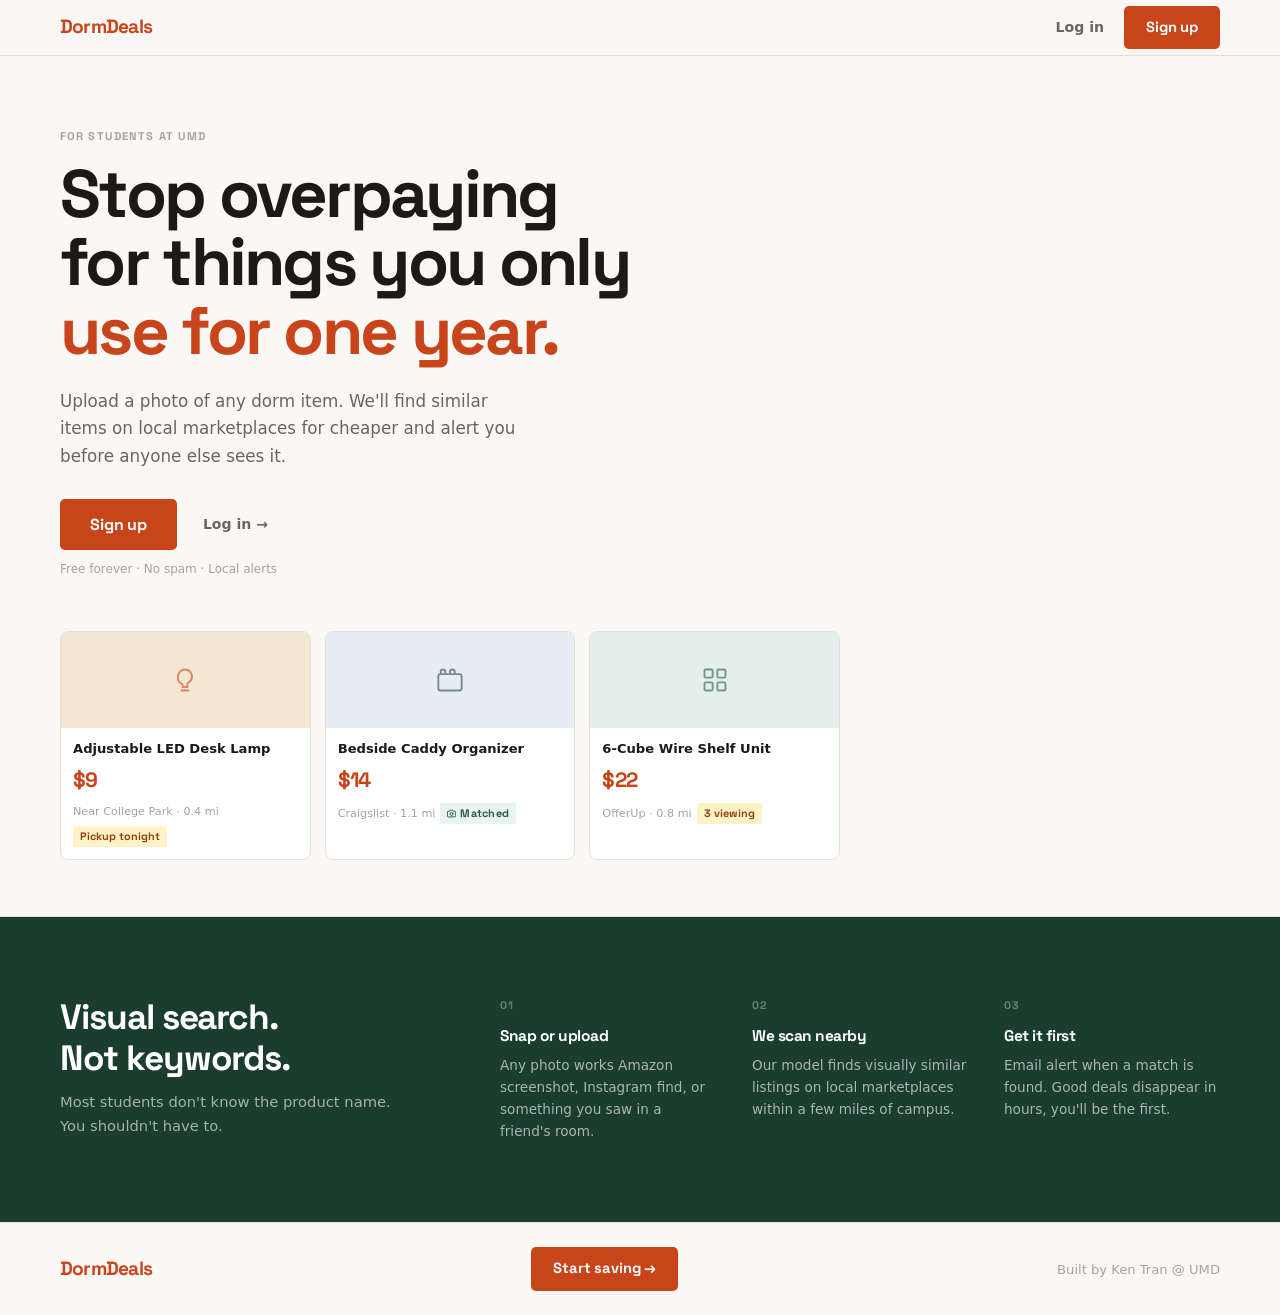
<file: frontend/index.html>
<!DOCTYPE html>
<html lang="en">
<head>
    <meta charset="UTF-8">
    <meta name="viewport" content="width=device-width, initial-scale=1.0">
    <title>DormDeals — Find Dorm Essentials for Less</title>
    <link rel="preconnect" href="https://fonts.googleapis.com">
    <link rel="preconnect" href="https://fonts.gstatic.com" crossorigin>
    <link href="https://fonts.googleapis.com/css2?family=Space+Grotesk:wght@500;700;800&display=swap" rel="stylesheet">
    <link rel="stylesheet" href="css/styles.css">
</head>
<body>

<nav class="landing-nav">
    <a href="index.html" class="logo">DormDeals</a>
    <div class="landing-nav-links">
        <a href="login.html" class="nav-link">Log in</a>
        <a href="register.html" class="btn btn-primary">Sign up</a>
    </div>
</nav>

<div style="background: var(--surface); border-bottom: 1px solid var(--border);">
    <section class="hero">
        <span class="hero-eyebrow label">For students at UMD</span>
        <h1 class="hero-headline">Stop overpaying<br>for things you only<br><em>use for one year.</em></h1>
        <p class="hero-sub">Upload a photo of any dorm item. We'll find similar items on local marketplaces for cheaper and alert you before anyone else sees it.</p>
        <div class="hero-actions">
            <a href="register.html" class="btn btn-primary btn-lg">Sign up</a>
            <a href="login.html" class="nav-link">Log in →</a>
        </div>
        <p class="hero-microcopy">Free forever · No spam · Local alerts</p>

        <!-- Deal preview cards — real-looking results, not a UI mockup -->
        <div class="hero-deal-row">
            <div class="deal-preview-card">
                <div class="deal-preview-thumb" style="background:#f5e6d3;">
                    <svg width="28" height="28" viewBox="0 0 24 24" fill="none" stroke="#c8441a" stroke-width="1.6" stroke-linecap="round" stroke-linejoin="round" opacity="0.6">
                        <path d="M9 21h6M12 3a6 6 0 0 1 6 6c0 2.1-1.1 4-2.77 5.06A2 2 0 0 0 14 15.9V18h-4v-2.09a2 2 0 0 0-1.23-.84A6 6 0 0 1 6 9a6 6 0 0 1 6-6z"/>
                    </svg>
                </div>
                <div class="deal-preview-body">
                    <div class="deal-preview-name">Adjustable LED Desk Lamp</div>
                    <div class="deal-preview-price">$9</div>
                    <div class="deal-preview-meta">
                        <span class="deal-preview-loc">Near College Park · 0.4 mi</span>
                        <span class="urgency-badge">Pickup tonight</span>
                    </div>
                </div>
            </div>

            <div class="deal-preview-card">
                <div class="deal-preview-thumb" style="background:#e6edf5;">
                    <svg width="28" height="28" viewBox="0 0 24 24" fill="none" stroke="#1b3d2f" stroke-width="1.6" stroke-linecap="round" stroke-linejoin="round" opacity="0.55">
                        <rect x="2" y="7" width="20" height="14" rx="2"/>
                        <path d="M16 7V5a2 2 0 0 0-4 0v2M8 7V5a2 2 0 0 0-4 0v2"/>
                    </svg>
                </div>
                <div class="deal-preview-body">
                    <div class="deal-preview-name">Bedside Caddy Organizer</div>
                    <div class="deal-preview-price">$14</div>
                    <div class="deal-preview-meta">
                        <span class="deal-preview-loc">Craigslist · 1.1 mi</span>
                        <span class="matched-pill">
                            <svg width="9" height="9" viewBox="0 0 24 24" fill="none" stroke="currentColor" stroke-width="2.5" stroke-linecap="round" stroke-linejoin="round"><path d="M23 19a2 2 0 0 1-2 2H3a2 2 0 0 1-2-2V8a2 2 0 0 1 2-2h4l2-3h6l2 3h4a2 2 0 0 1 2 2z"/><circle cx="12" cy="13" r="4"/></svg>
                            Matched
                        </span>
                    </div>
                </div>
            </div>

            <div class="deal-preview-card">
                <div class="deal-preview-thumb" style="background:#e5f0ec;">
                    <svg width="28" height="28" viewBox="0 0 24 24" fill="none" stroke="#2a5c44" stroke-width="1.6" stroke-linecap="round" stroke-linejoin="round" opacity="0.6">
                        <rect x="3" y="3" width="7" height="7" rx="1"/>
                        <rect x="14" y="3" width="7" height="7" rx="1"/>
                        <rect x="3" y="14" width="7" height="7" rx="1"/>
                        <rect x="14" y="14" width="7" height="7" rx="1"/>
                    </svg>
                </div>
                <div class="deal-preview-body">
                    <div class="deal-preview-name">6-Cube Wire Shelf Unit</div>
                    <div class="deal-preview-price">$22</div>
                    <div class="deal-preview-meta">
                        <span class="deal-preview-loc">OfferUp · 0.8 mi</span>
                        <span class="urgency-badge">3 viewing</span>
                    </div>
                </div>
            </div>
        </div>
    </section>
</div>

<section class="why-section">
    <div class="why-inner">
        <div>
            <h2 class="why-headline">Visual search.<br>Not keywords.</h2>
            <p class="why-sub">Most students don't know the product name. You shouldn't have to.</p>
        </div>
        <div class="why-features">
            <div class="why-feature">
                <div class="why-feature-num label">01</div>
                <h3>Snap or upload</h3>
                <p>Any photo works Amazon screenshot, Instagram find, or something you saw in a friend's room.</p>
            </div>
            <div class="why-feature">
                <div class="why-feature-num label">02</div>
                <h3>We scan nearby</h3>
                <p>Our model finds visually similar listings on local marketplaces within a few miles of campus.</p>
            </div>
            <div class="why-feature">
                <div class="why-feature-num label">03</div>
                <h3>Get it first</h3>
                <p>Email alert when a match is found. Good deals disappear in hours, you'll be the first.</p>
            </div>
        </div>
    </div>
</section>

<footer class="landing-footer">
    <a href="index.html" class="logo">DormDeals</a>
    <a href="register.html" class="btn btn-primary">Start saving →</a>
    <p>Built by Ken Tran @ UMD</p>
</footer>

</body>
</html>
</file>
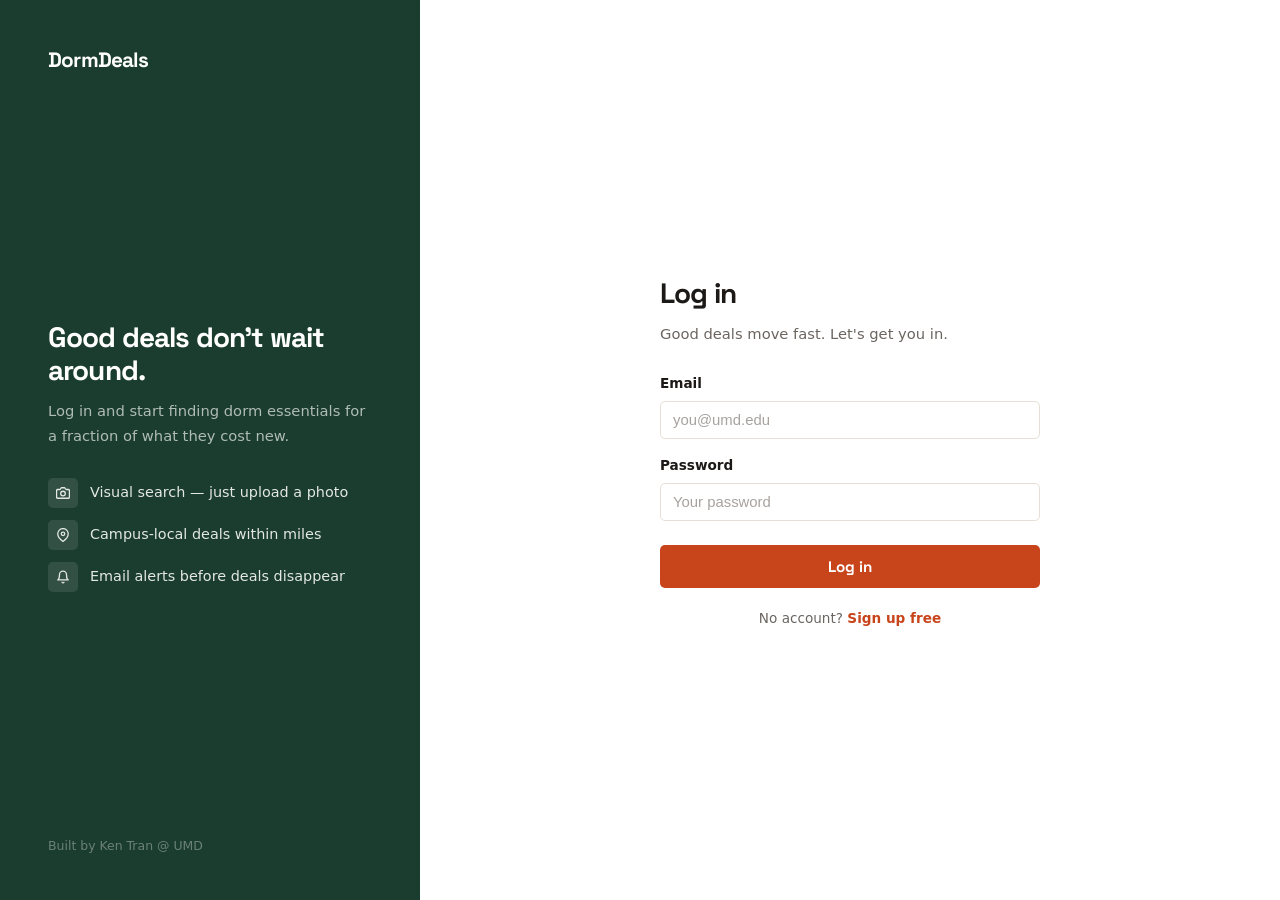
<file: frontend/login.html>
<!DOCTYPE html>
<html lang="en">
<head>
    <meta charset="UTF-8">
    <meta name="viewport" content="width=device-width, initial-scale=1.0">
    <title>Log In — DormDeals</title>
    <link rel="preconnect" href="https://fonts.googleapis.com">
    <link rel="preconnect" href="https://fonts.gstatic.com" crossorigin>
    <link href="https://fonts.googleapis.com/css2?family=Space+Grotesk:wght@500;700;800&display=swap" rel="stylesheet">
    <link rel="stylesheet" href="css/styles.css">
</head>
<body class="auth-page">

    <div class="auth-left">
        <a href="index.html" class="auth-left-logo">DormDeals</a>
        <div class="auth-left-content">
            <h2>Good deals don't wait around.</h2>
            <p>Log in and start finding dorm essentials for a fraction of what they cost new.</p>
            <div class="auth-perks">
                <div class="auth-perk">
                    <div class="auth-perk-icon icon-box">
                        <svg width="14" height="14" viewBox="0 0 24 24" fill="none" stroke="currentColor" stroke-width="2.2" stroke-linecap="round" stroke-linejoin="round">
                            <path d="M23 19a2 2 0 0 1-2 2H3a2 2 0 0 1-2-2V8a2 2 0 0 1 2-2h4l2-3h6l2 3h4a2 2 0 0 1 2 2z"/>
                            <circle cx="12" cy="13" r="4"/>
                        </svg>
                    </div>
                    Visual search — just upload a photo
                </div>
                <div class="auth-perk">
                    <div class="auth-perk-icon icon-box">
                        <svg width="14" height="14" viewBox="0 0 24 24" fill="none" stroke="currentColor" stroke-width="2.2" stroke-linecap="round" stroke-linejoin="round">
                            <path d="M21 10c0 7-9 13-9 13s-9-6-9-13a9 9 0 0 1 18 0z"/>
                            <circle cx="12" cy="10" r="3"/>
                        </svg>
                    </div>
                    Campus-local deals within miles
                </div>
                <div class="auth-perk">
                    <div class="auth-perk-icon icon-box">
                        <svg width="14" height="14" viewBox="0 0 24 24" fill="none" stroke="currentColor" stroke-width="2.2" stroke-linecap="round" stroke-linejoin="round">
                            <path d="M18 8A6 6 0 0 0 6 8c0 7-3 9-3 9h18s-3-2-3-9"/>
                            <path d="M13.73 21a2 2 0 0 1-3.46 0"/>
                        </svg>
                    </div>
                    Email alerts before deals disappear
                </div>
            </div>
        </div>
        <div class="auth-left-footer">Built by Ken Tran @ UMD</div>
    </div>

    <div class="auth-right">
        <div class="auth-form-box">
            <h1>Log in</h1>
            <p class="auth-sub">Good deals move fast. Let's get you in.</p>

            <div id="error-message" class="alert alert-error"></div>
            <div id="success-message" class="alert alert-success"></div>

            <form id="register-form">
                <div class="form-group">
                    <label for="email">Email</label>
                    <input type="email" id="email" name="email" placeholder="you@umd.edu" required>
                </div>
                <div class="form-group">
                    <label for="password">Password</label>
                    <input type="password" id="password" name="password" placeholder="Your password" required>
                </div>
                <button type="submit" class="btn btn-primary form-submit">Log in</button>
            </form>

            <div id="loading" class="loading">
                <div class="spinner"></div>
                <p style="font-size:0.88rem;color:var(--ink-2);">Logging in...</p>
            </div>

            <div class="form-footer">
                No account? <a href="register.html">Sign up free</a>
            </div>
        </div>
    </div>

    <script src="js/config.js"></script>
<script src="js/login.js"></script>
</body>
</html>
</file>
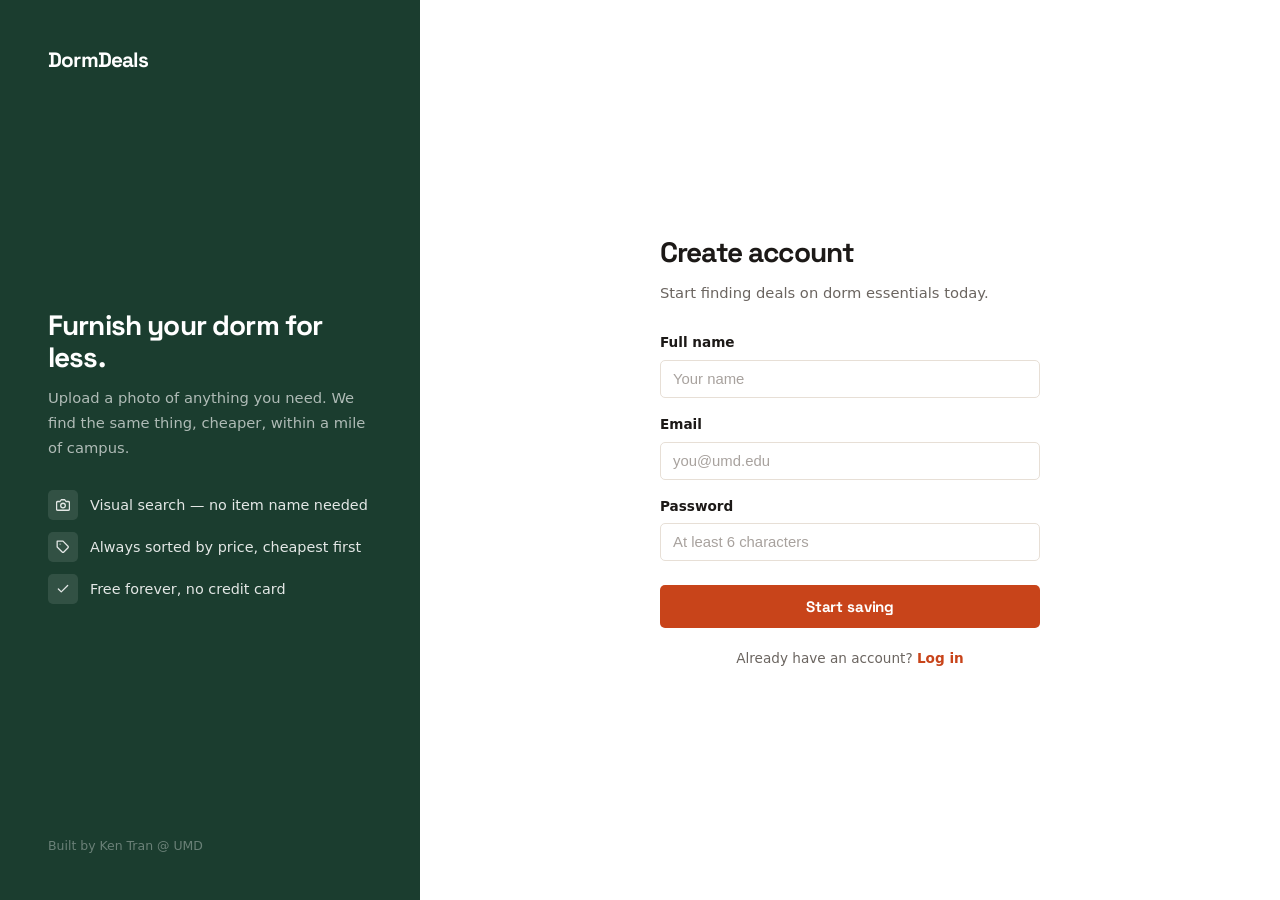
<file: frontend/register.html>
<!DOCTYPE html>
<html lang="en">
<head>
    <meta charset="UTF-8">
    <meta name="viewport" content="width=device-width, initial-scale=1.0">
    <title>Sign Up — DormDeals</title>
    <link rel="preconnect" href="https://fonts.googleapis.com">
    <link rel="preconnect" href="https://fonts.gstatic.com" crossorigin>
    <link href="https://fonts.googleapis.com/css2?family=Space+Grotesk:wght@500;700;800&display=swap" rel="stylesheet">
    <link rel="stylesheet" href="css/styles.css">
</head>
<body class="auth-page">

    <div class="auth-left">
        <a href="index.html" class="auth-left-logo">DormDeals</a>
        <div class="auth-left-content">
            <h2>Furnish your dorm for less.</h2>
            <p>Upload a photo of anything you need. We find the same thing, cheaper, within a mile of campus.</p>
            <div class="auth-perks">
                <div class="auth-perk">
                    <div class="auth-perk-icon icon-box">
                        <svg width="14" height="14" viewBox="0 0 24 24" fill="none" stroke="currentColor" stroke-width="2.2" stroke-linecap="round" stroke-linejoin="round">
                            <path d="M23 19a2 2 0 0 1-2 2H3a2 2 0 0 1-2-2V8a2 2 0 0 1 2-2h4l2-3h6l2 3h4a2 2 0 0 1 2 2z"/>
                            <circle cx="12" cy="13" r="4"/>
                        </svg>
                    </div>
                    Visual search — no item name needed
                </div>
                <div class="auth-perk">
                    <div class="auth-perk-icon icon-box">
                        <svg width="14" height="14" viewBox="0 0 24 24" fill="none" stroke="currentColor" stroke-width="2.2" stroke-linecap="round" stroke-linejoin="round">
                            <path d="M20.59 13.41l-7.17 7.17a2 2 0 0 1-2.83 0L2 12V2h10l8.59 8.59a2 2 0 0 1 0 2.82z"/>
                            <line x1="7" y1="7" x2="7.01" y2="7"/>
                        </svg>
                    </div>
                    Always sorted by price, cheapest first
                </div>
                <div class="auth-perk">
                    <div class="auth-perk-icon icon-box">
                        <svg width="14" height="14" viewBox="0 0 24 24" fill="none" stroke="currentColor" stroke-width="2.2" stroke-linecap="round" stroke-linejoin="round">
                            <polyline points="20 6 9 17 4 12"/>
                        </svg>
                    </div>
                    Free forever, no credit card
                </div>
            </div>
        </div>
        <div class="auth-left-footer">Built by Ken Tran @ UMD</div>
    </div>

    <div class="auth-right">
        <div class="auth-form-box">
            <h1>Create account</h1>
            <p class="auth-sub">Start finding deals on dorm essentials today.</p>

            <div id="error-message" class="alert alert-error"></div>
            <div id="success-message" class="alert alert-success"></div>

            <form id="register-form">
                <div class="form-group">
                    <label for="name">Full name</label>
                    <input type="text" id="name" name="name" placeholder="Your name" required>
                </div>
                <div class="form-group">
                    <label for="email">Email</label>
                    <input type="email" id="email" name="email" placeholder="you@umd.edu" required>
                </div>
                <div class="form-group">
                    <label for="password">Password</label>
                    <input type="password" id="password" name="password" placeholder="At least 6 characters" minlength="6" required>
                </div>
                <button type="submit" class="btn btn-primary form-submit">Start saving</button>
            </form>

            <div id="loading" class="loading">
                <div class="spinner"></div>
                <p style="font-size:0.88rem;color:var(--ink-2);">Creating your account...</p>
            </div>

            <div class="form-footer">
                Already have an account? <a href="login.html">Log in</a>
            </div>
        </div>
    </div>

    <script src="js/config.js"></script>
<script src="js/register.js"></script>
</body>
</html>
</file>
<file: frontend/css/styles.css>
@import url('https://fonts.googleapis.com/css2?family=Space+Grotesk:wght@500;700;800&display=swap');

* { margin: 0; padding: 0; box-sizing: border-box; }

:root {
    --orange:       #c8441a;
    --orange-dark:  #a33614;
    --orange-light: #faede8;
    --green:        #1b3d2f;
    --green-mid:    #2a5c44;
    --green-light:  #e8f4ee;
    --surface:      #faf8f5;
    --surface-2:    #f2ede7;
    --ink:          #1c1917;
    --ink-2:        #6b6560;
    --ink-3:        #a8a29e;
    --border:       #e7dfd6;
    --white:        #ffffff;
    --sidebar-width: 240px;
    --r-xs: 2px;
    --r-sm: 5px;
    --r-md: 8px;
    --r-lg: 12px;
}

body {
    font-family: system-ui, -apple-system, 'Segoe UI', sans-serif;
    line-height: 1.6;
    color: var(--ink);
    background: var(--surface);
    min-height: 100vh;
}

h1, h2, h3, h4 {
    font-family: 'Space Grotesk', system-ui, sans-serif;
    letter-spacing: -0.03em;
}

a { text-decoration: none; }

/* ===== SHARED UTILITIES ===== */

.card {
    background: var(--white);
    border: 1px solid var(--border);
    border-radius: var(--r-md);
    overflow: hidden;
}

.card-lift { transition: box-shadow 0.2s, transform 0.2s; }
.card-lift:hover {
    box-shadow: 0 10px 28px rgba(200,68,26,0.1), 0 2px 8px rgba(0,0,0,0.05);
    transform: translateY(-4px);
}

.label {
    font-size: 0.7rem;
    font-weight: 700;
    text-transform: uppercase;
    letter-spacing: 0.1em;
    font-family: 'Space Grotesk', system-ui, sans-serif;
}

.icon-box {
    display: flex;
    align-items: center;
    justify-content: center;
    border-radius: var(--r-sm);
    flex-shrink: 0;
}

.alert { padding: 12px 16px; border-radius: var(--r-sm); margin-bottom: 18px; font-size: 0.9rem; border: 1px solid; display: none; }
.alert-error   { background: #fef2f2; color: #dc2626; border-color: #fecaca; }
.alert-success { background: #f0fdf4; color: #16a34a; border-color: #bbf7d0; }

/* Signature component */
.matched-pill {
    display: inline-flex;
    align-items: center;
    gap: 4px;
    background: var(--green-light);
    color: var(--green-mid);
    padding: 2px 7px;
    border-radius: var(--r-xs);
    font-size: 0.68rem;
    font-weight: 700;
    letter-spacing: 0.02em;
    font-family: 'Space Grotesk', system-ui, sans-serif;
}

.urgency-badge {
    display: inline-block;
    background: #fef3c7;
    color: #92400e;
    padding: 2px 7px;
    border-radius: var(--r-xs);
    font-size: 0.68rem;
    font-weight: 700;
    font-family: 'Space Grotesk', system-ui, sans-serif;
}

.icon-wrap {
    width: 40px; height: 40px;
    background: var(--orange-light);
    border-radius: var(--r-sm);
    display: flex; align-items: center; justify-content: center;
    color: var(--orange);
    margin-bottom: 14px;
}

/* Skeleton loading */
.skeleton-card { border-radius: var(--r-md); overflow: hidden; background: white; border: 1px solid var(--border); }
.sk-img   { height: 150px; background: #f0ebe5; }
.sk-body  { padding: 12px; display: flex; flex-direction: column; gap: 8px; }
.sk-line  { height: 0.8rem; background: #f0ebe5; border-radius: 3px; }
.sk-pulse {
    background: linear-gradient(90deg, #f0ebe5 25%, #e6dfd8 50%, #f0ebe5 75%);
    background-size: 200% 100%;
    animation: shimmer 1.4s infinite;
}
@keyframes shimmer { to { background-position: -200% 0; } }

/* ===== BUTTONS ===== */
.btn {
    display: inline-block;
    padding: 10px 22px;
    font-size: 0.92rem;
    font-weight: 700;
    border-radius: var(--r-sm);
    border: none;
    cursor: pointer;
    transition: background 0.15s, transform 0.15s, box-shadow 0.15s;
    text-align: center;
    font-family: 'Space Grotesk', system-ui, sans-serif;
    letter-spacing: -0.01em;
}
.btn-lg { padding: 13px 30px; font-size: 1rem; }

.btn-primary { background: var(--orange); color: white; }
.btn-primary:hover { background: var(--orange-dark); transform: translateY(-1px); }

.btn-secondary { background: var(--white); color: var(--ink); border: 1.5px solid var(--border); }
.btn-secondary:hover { border-color: var(--ink-3); }

.btn-ghost { background: transparent; color: var(--ink-2); border: 1.5px solid var(--border); }
.btn-ghost:hover { background: var(--surface-2); color: var(--ink); }

.btn-green { background: var(--green); color: white; }
.btn-green:hover { background: var(--green-mid); transform: translateY(-1px); }

.btn-outline-white { background: transparent; color: white; border: 1.5px solid rgba(255,255,255,0.45); }
.btn-outline-white:hover { border-color: rgba(255,255,255,0.8); }

/* ===== LANDING PAGE ===== */

.landing-nav {
    display: flex; align-items: center; justify-content: space-between;
    padding: 0 60px; height: 56px;
    background: var(--surface);
    border-bottom: 1px solid var(--border);
    position: sticky; top: 0; z-index: 100;
}
.landing-nav-links { display: flex; align-items: center; gap: 8px; }

.logo {
    font-size: 1.2rem; font-weight: 800;
    font-family: 'Space Grotesk', system-ui, sans-serif;
    letter-spacing: -0.04em;
    color: var(--orange);
}

.nav-link { color: var(--ink-2); font-weight: 600; padding: 6px 12px; border-radius: var(--r-sm); font-size: 0.88rem; transition: color 0.15s, background 0.15s; }
.nav-link:hover { color: var(--ink); background: var(--surface-2); }

/* Hero — large editorial headline, cards below */
.hero {
    padding: 72px 60px 56px;
    max-width: 1280px;
    margin: 0 auto;
}

.hero-eyebrow { color: var(--ink-3); margin-bottom: 14px; display: block; }

.hero-headline {
    font-size: 4.2rem;
    font-weight: 800;
    line-height: 1.02;
    letter-spacing: -0.04em;
    max-width: 680px;
    margin-bottom: 22px;
    color: var(--ink);
}

.hero-headline em {
    font-style: normal;
    color: var(--orange);
}

.hero-sub {
    font-size: 1.05rem;
    color: var(--ink-2);
    max-width: 460px;
    margin-bottom: 28px;
    line-height: 1.65;
}

.hero-actions { display: flex; align-items: center; gap: 14px; flex-wrap: wrap; margin-bottom: 10px; }
.hero-microcopy { font-size: 0.75rem; color: var(--ink-3); }

/* Deal preview cards — sit below hero text in a row */
.hero-deal-row {
    display: grid;
    grid-template-columns: repeat(3, 1fr);
    gap: 14px;
    margin-top: 52px;
    max-width: 780px;
}

.deal-preview-card {
    background: var(--white);
    border: 1px solid var(--border);
    border-radius: var(--r-md);
    overflow: hidden;
}

.deal-preview-thumb {
    height: 96px;
    display: flex; align-items: center; justify-content: center;
}

.deal-preview-body { padding: 12px; }

.deal-preview-name {
    font-size: 0.82rem;
    font-weight: 600;
    color: var(--ink);
    margin-bottom: 6px;
    line-height: 1.3;
}

.deal-preview-price {
    font-size: 1.3rem;
    font-weight: 800;
    color: var(--orange);
    font-family: 'Space Grotesk', system-ui, sans-serif;
    letter-spacing: -0.03em;
    margin-bottom: 6px;
}

.deal-preview-meta {
    display: flex; align-items: center; gap: 5px; flex-wrap: wrap;
}

.deal-preview-loc { font-size: 0.7rem; color: var(--ink-3); }

/* Dark "why" section — no template-style "how it works" grid */
.why-section {
    background: var(--green);
    color: white;
    padding: 80px 60px;
}

.why-inner {
    max-width: 1280px;
    margin: 0 auto;
    display: grid;
    grid-template-columns: 1fr 2fr;
    gap: 80px;
    align-items: start;
}

.why-headline {
    font-size: 2.2rem;
    font-weight: 800;
    line-height: 1.15;
    letter-spacing: -0.03em;
}

.why-sub {
    margin-top: 12px;
    font-size: 0.92rem;
    opacity: 0.6;
    line-height: 1.6;
}

.why-features { display: grid; grid-template-columns: repeat(3, 1fr); gap: 36px; }

.why-feature-num {
    font-size: 0.68rem;
    font-weight: 800;
    font-family: 'Space Grotesk', system-ui, sans-serif;
    letter-spacing: 0.1em;
    opacity: 0.35;
    margin-bottom: 10px;
}

.why-feature h3 { font-size: 0.97rem; font-weight: 700; margin-bottom: 6px; }
.why-feature p  { font-size: 0.85rem; opacity: 0.62; line-height: 1.6; }

/* Footer */
.landing-footer {
    background: var(--surface);
    border-top: 1px solid var(--border);
    padding: 24px 60px;
    display: flex; align-items: center; justify-content: space-between;
}
.landing-footer p { color: var(--ink-3); font-size: 0.82rem; }

/* ===== AUTH PAGES ===== */
.auth-page { display: flex; min-height: 100vh; }

.auth-left {
    width: 420px; flex-shrink: 0;
    background: var(--green);
    display: flex; flex-direction: column; justify-content: space-between;
    padding: 44px 48px; color: white;
}
.auth-left-logo    { font-size: 1.3rem; font-weight: 800; color: white; font-family: 'Space Grotesk', system-ui, sans-serif; letter-spacing: -0.04em; }
.auth-left-content { flex: 1; display: flex; flex-direction: column; justify-content: center; padding: 48px 0; }
.auth-left-content h2 { font-size: 1.75rem; font-weight: 800; line-height: 1.15; margin-bottom: 12px; letter-spacing: -0.03em; }
.auth-left-content p  { font-size: 0.92rem; opacity: 0.65; line-height: 1.7; margin-bottom: 30px; }
.auth-left-footer  { color: rgba(255,255,255,0.35); font-size: 0.78rem; }

.auth-perks     { display: flex; flex-direction: column; gap: 12px; }
.auth-perk      { display: flex; align-items: center; gap: 12px; font-size: 0.9rem; opacity: 0.88; font-weight: 500; }
.auth-perk-icon { width: 30px; height: 30px; background: rgba(255,255,255,0.12); color: white; border-radius: var(--r-sm); }

.auth-right    { flex: 1; display: flex; align-items: center; justify-content: center; padding: 60px 80px; background: var(--white); }
.auth-form-box { width: 100%; max-width: 380px; }
.auth-form-box h1   { font-size: 1.75rem; font-weight: 800; margin-bottom: 6px; }
.auth-form-box .auth-sub { color: var(--ink-2); margin-bottom: 28px; font-size: 0.92rem; }

.form-group       { margin-bottom: 16px; }
.form-group label { display: block; margin-bottom: 6px; font-weight: 600; font-size: 0.85rem; color: var(--ink); }
.form-group input {
    width: 100%; padding: 10px 12px;
    border: 1.5px solid var(--border); border-radius: var(--r-sm);
    font-size: 0.93rem; color: var(--ink); background: var(--white);
    transition: border-color 0.15s, box-shadow 0.15s;
}
.form-group input:focus      { outline: none; border-color: var(--orange); box-shadow: 0 0 0 3px rgba(200,68,26,0.1); }
.form-group input::placeholder { color: var(--ink-3); }
.form-submit { width: 100%; margin-top: 8px; padding: 12px; font-size: 0.95rem; }

.form-footer   { text-align: center; margin-top: 20px; color: var(--ink-2); font-size: 0.85rem; }
.form-footer a { color: var(--orange); font-weight: 700; }
.form-footer a:hover { text-decoration: underline; }

.loading { display: none; text-align: center; padding: 20px; }
.spinner { border: 2px solid var(--border); border-top-color: var(--orange); border-radius: 50%; width: 32px; height: 32px; animation: spin 0.75s linear infinite; margin: 0 auto 12px; }
@keyframes spin { to { transform: rotate(360deg); } }

/* ===== DASHBOARD ===== */
.app-shell { display: flex; min-height: 100vh; background: var(--surface); }

.sidebar {
    width: var(--sidebar-width); background: var(--white);
    border-right: 1px solid var(--border);
    display: flex; flex-direction: column;
    position: fixed; top: 0; left: 0; height: 100vh; z-index: 50;
}
.sidebar-logo   { padding: 18px 20px 16px; border-bottom: 1px solid var(--border); }
.sidebar-nav    { flex: 1; padding: 12px 10px; display: flex; flex-direction: column; gap: 2px; }
.sidebar-footer { padding: 12px 10px; border-top: 1px solid var(--border); }

.sidebar-item {
    display: flex; align-items: center; gap: 10px;
    padding: 9px 12px; border-radius: var(--r-sm);
    color: var(--ink-2); font-size: 0.88rem; font-weight: 500;
    cursor: pointer; transition: background 0.12s, color 0.12s;
}
.sidebar-item:hover  { background: var(--surface); color: var(--ink); }
.sidebar-item.active { background: var(--orange-light); color: var(--orange); font-weight: 700; }
.sidebar-item svg    { flex-shrink: 0; }

.sidebar-badge { margin-left: auto; background: var(--surface-2); color: var(--ink-3); padding: 1px 6px; border-radius: var(--r-xs); }

.sidebar-user   { display: flex; align-items: center; gap: 10px; padding: 8px 12px; border-radius: var(--r-sm); }
.sidebar-avatar { width: 30px; height: 30px; font-size: 0.8rem; font-weight: 800; background: var(--green); color: white; border-radius: 50%; display: flex; align-items: center; justify-content: center; flex-shrink: 0; }
.sidebar-user-info  { flex: 1; min-width: 0; }
.sidebar-user-name  { font-size: 0.83rem; font-weight: 600; white-space: nowrap; overflow: hidden; text-overflow: ellipsis; }
.sidebar-user-email { font-size: 0.72rem; color: var(--ink-3); white-space: nowrap; overflow: hidden; text-overflow: ellipsis; }

.logout-btn { background: none; border: none; color: var(--ink-3); cursor: pointer; padding: 4px; border-radius: 4px; transition: color 0.12s, background 0.12s; flex-shrink: 0; }
.logout-btn:hover { color: #dc2626; background: #fef2f2; }

.main-area    { margin-left: var(--sidebar-width); flex: 1; display: flex; flex-direction: column; min-height: 100vh; }
.topbar       { height: 52px; background: var(--white); border-bottom: 1px solid var(--border); display: flex; align-items: center; padding: 0 28px; position: sticky; top: 0; z-index: 40; }
.topbar-title { font-size: 0.97rem; font-weight: 700; font-family: 'Space Grotesk', system-ui, sans-serif; letter-spacing: -0.02em; flex: 1; }
.page-content { padding: 28px; flex: 1; }

.dashboard-grid { display: grid; grid-template-columns: 1fr 1fr; gap: 20px; align-items: start; }

.panel-header    { padding: 16px 20px 0; margin-bottom: 14px; }
.panel-header h3 { font-size: 0.95rem; font-weight: 700; margin-bottom: 2px; }
.panel-header p  { font-size: 0.8rem; color: var(--ink-3); }
.panel-body      { padding: 0 20px 20px; }

.upload-zone {
    border: 1.5px dashed var(--border); border-radius: var(--r-md);
    padding: 40px 20px; text-align: center; background: var(--surface);
    cursor: pointer; transition: border-color 0.15s, background 0.15s;
}
.upload-zone:hover, .upload-zone.drag-over { border-color: var(--orange); background: var(--orange-light); }
.upload-zone:hover .upload-zone-icon svg,
.upload-zone.drag-over .upload-zone-icon svg { color: var(--orange); }

.upload-zone-icon { margin-bottom: 10px; color: var(--ink-3); transition: color 0.15s; }
.upload-zone-icon svg { animation: float 3s ease-in-out infinite; }
@keyframes float { 0%,100% { transform: translateY(0); } 50% { transform: translateY(-5px); } }

.upload-zone h4 { font-size: 0.92rem; font-weight: 600; margin-bottom: 4px; }
.upload-zone p  { font-size: 0.8rem; color: var(--ink-3); margin-bottom: 14px; }

.upload-preview-wrap { display: none; flex-direction: column; align-items: center; gap: 14px; padding-bottom: 2px; }
.upload-preview-wrap img { width: 100%; max-height: 250px; object-fit: contain; border-radius: var(--r-md); border: 1px solid var(--border); }
.upload-preview-actions { display: flex; gap: 10px; width: 100%; }
.upload-preview-actions .btn { flex: 1; }

.results-panel { grid-column: 1 / -1; display: none; }
.results-grid  { display: grid; grid-template-columns: repeat(auto-fill, minmax(185px, 1fr)); gap: 12px; }

.result-card img  { width: 100%; height: 148px; object-fit: cover; background: var(--surface-2); display: block; }
.result-info      { padding: 10px; }
.result-info h4   { font-size: 0.83rem; font-weight: 600; margin-bottom: 4px; white-space: nowrap; overflow: hidden; text-overflow: ellipsis; }
.result-price     { font-size: 1rem; font-weight: 800; color: var(--orange); margin-bottom: 2px; font-family: 'Space Grotesk', system-ui, sans-serif; }
.result-source    { font-size: 0.73rem; color: var(--ink-3); margin-bottom: 6px; }
.no-results       { grid-column: 1/-1; text-align: center; color: var(--ink-3); font-style: italic; padding: 36px; }

.coming-soon-row { display: grid; grid-template-columns: repeat(3, 1fr); gap: 16px; }
.coming-card     { display: flex; align-items: flex-start; gap: 14px; padding: 18px; }
.coming-card-icon { width: 38px; height: 38px; background: var(--orange-light); color: var(--orange); border-radius: var(--r-sm); }
.coming-card-text h4 { font-size: 0.9rem; font-weight: 700; margin-bottom: 4px; }
.coming-card-text p  { font-size: 0.8rem; color: var(--ink-2); line-height: 1.5; margin-bottom: 8px; }

.badge         { display: inline-block; background: var(--surface-2); color: var(--ink-3); padding: 2px 7px; border-radius: var(--r-xs); font-size: 0.68rem; font-weight: 700; font-family: 'Space Grotesk', system-ui, sans-serif; letter-spacing: 0.06em; text-transform: uppercase; }
.section-heading { color: var(--ink-3); margin-bottom: 12px; }

/* ===== RESPONSIVE ===== */
@media (max-width: 1100px) {
    .why-inner        { grid-template-columns: 1fr; gap: 40px; }
    .why-features     { grid-template-columns: repeat(3, 1fr); }
    .hero-deal-row    { max-width: 100%; grid-template-columns: repeat(3, 1fr); }
    .dashboard-grid   { grid-template-columns: 1fr; }
    .coming-soon-row  { grid-template-columns: repeat(2, 1fr); }
}
@media (max-width: 900px) {
    .auth-left        { display: none; }
    .hero-headline    { font-size: 3rem; }
    .why-features     { grid-template-columns: 1fr; gap: 24px; }
}
@media (max-width: 768px) {
    .landing-nav, .landing-footer { padding-left: 24px; padding-right: 24px; }
    .hero             { padding: 48px 24px 40px; }
    .hero-headline    { font-size: 2.4rem; }
    .hero-deal-row    { grid-template-columns: 1fr; max-width: 320px; }
    .why-section      { padding: 60px 24px; }
    .sidebar          { display: none; }
    .main-area        { margin-left: 0; }
    .page-content     { padding: 18px; }
    .coming-soon-row  { grid-template-columns: 1fr; }
    .landing-footer   { flex-direction: column; gap: 10px; }
}
</file>
